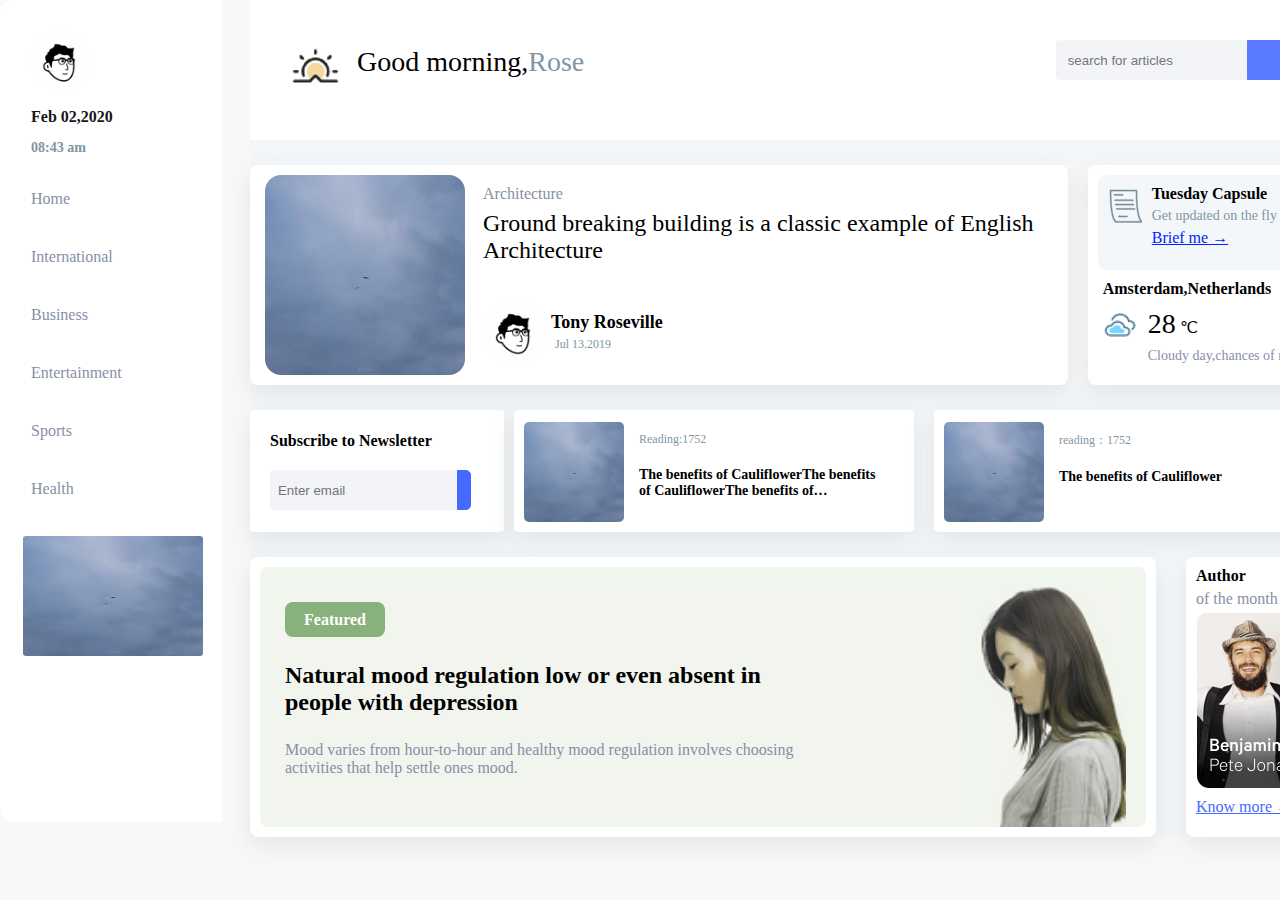
<file: 参考.html>
<!DOCTYPE html>
<html lang="zh">

<head>
    <meta charset="UTF-8">
    <meta http-equiv="X-UA-Compatible" content="IE=edge">
    <meta name="viewport" content="width=device-width, initial-scale=1.0">
    <title>CSS练习Blog主页1</title>
    <link rel="stylesheet" type="text/css" href="参考.css" />
    <link rel="stylesheet" href="https://cdn.staticfile.org/font-awesome/4.7.0/css/font-awesome.css">
</head>

<body>
    <div class="container">
        <div class="nav">
            <div class="titles">
                <img class="avatar" src="/picture/t.png" alt="notion-avatar" width="42" height="42">
                <h2 class="date">Feb 02,2020</h2>
                <h3 class="time">08:43 am</h3>
            </div>
            <ul class="menu">
                <li><i class="fa fa-home"></i> Home</li>
                <li><i class="fa fa-circle-o"></i> International</li>
                <li><i class="fa fa-money"></i> Business</li>
                <li><i class="fa fa-gamepad"></i> Entertainment</li>
                <li><i class="fa fa-soccer-ball-o"></i> Sports</li>
                <li><i class="fa fa-heartbeat"></i> Health</li>
            </ul>
            <img class="ad" src="/picture/ad1.jpg" alt="">
        </div>

        <div class="main">
            <div class="topbar">
                <ul class="topbar1">
                    <li><img class="weather" src="/picture/sun.png" alt=""></li>
                    <li>
                        <p class="hello">Good morning,</p>
                    </li>
                    <li>
                        <p class="name">Rose</p>
                    </li>
                </ul>

                <div class="search" action="action_page.php">
                    <input type="text" placeholder="search for articles" name="search">
                    <button type="submit"><i class="fa fa-search"></i></button>
                </div>
            </div>
            <div class="box1">
                <div class="banner">
                    <img class="postbanner" src="/picture/ad1.jpg" alt="">
                    <div class="postmassage">
                        <div>
                            <p class="type">Architecture</p>
                        </div>
                        <div>
                            <div class="posttitle">Ground breaking building is a classic example of English Architecture
                            </div>
                        </div>
                        <div class="authorMessage">
                            <img class="authorphoto" src="/picture/t.png" alt="">
                            <div class="authorMessageDetail">
                                <p class="authorname">Tony Roseville</p>
                                <p class="posttime">Jul 13.2019</p>
                            </div>
                        </div>
                    </div>
                </div>
                <div class="banner2">
                    <div class="box2ul">
                        <div><img class="boxmark" src="/picture/page.png" alt=""></div>
                        <ul class="daily">
                            <li class="daytime">Tuesday Capsule</li>
                            <li class="ab">Get updated on the fly</li>
                            <li> <a class="detail" href="https://www.zhaobanxian.top"target="_blank">Brief me →</a> </li>
                        </ul>
                    </div>
                    <div class="address">Amsterdam,Netherlands</div>
                    <div class="weather2">
                        <img class="weathericon" src="/picture/weather.png" alt="">
                        <ul class="weatherstyle">
                            <li><span class="weathernumber">28</span> ℃</li>
                            <li class="weatherdetail">Cloudy day,chances of rain</li>
                        </ul>
                    </div>

                </div>
            </div>

            <div class="banner3">
                <div class="newsletter">
                    <h2 class="h2o">Subscribe to Newsletter</h2>
                    <div class="Subscribe2">
                        <input class="s2" type="text" placeholder="Enter email" name="search">
                        <button class="b2" type="submit"><i class="fa fa-envelope-o"></i></button>
                    </div>
                </div>
                <div class="box3">
                    <img class="name1" src="./picture/ad1.jpg" alt="">
                    <ul class="name2">
                        <li class="name3">Reading:1752</li>
                        <li class="name4">The benefits of CauliflowerThe benefits of CauliflowerThe benefits of
                            CauliflowerThe benefits of Cauliflower</li>
                    </ul>
                    </img>
                </div>
                <div class="box3">
                    <img class="name1" src="./picture/ad1.jpg" alt="">
                    <div class="name2">
                        <div class="name3">reading：1752</div>
                        <div class="name4">The benefits of Cauliflower</div>
                    </div>
                </div>
            </div>
            <ul class="banner4">
                <div class="box5">
                    <div class="box50a1">
                        <ul class="box501">
                            <li class="box5011">Featured</li>
                            <li class="box5012">Natural mood regulation low or even absent in people with depression
                            </li>
                            <li class="box5013">Mood varies from hour-to-hour and healthy mood regulation involves
                                choosing
                                activities that help settle ones mood.</li>
                        </ul>
                        <img class="box502" src="/picture/women.png" alt="">
                    </div>
                </div>
                <div class="box6">
                    <div class="box601">Author</div>
                    <div class="box602">of the month</div>
                    <img class="box603" src="/picture/men.png" alt="">
                    <a class="box603" href="https://www.zhaobanxian.top"target="_blank">Know more →</a>
                </div>
            </ul>
        </div>
</body>
</html>
</file>
<file: 参考.css>
body {
    background-color: #f8f8f8;
    margin: 0px;
    padding: 0px;
}

.container {
    height: auto;
    width: auto;
}

.nav {
    width: 200px;
    height: 800px;
    border: 1px solid rgb(255, 255, 255);
    border-top-left-radius: 0.8em;
    border-top-right-radius: 0em;
    border-bottom-right-radius: 0em;
    border-bottom-left-radius: 0.8em;
    padding: 10px;
    /* margin: 20px; */
    background-color: rgb(255, 255, 255);
    float: left;
}

.titles {
    margin: 20px;
}

.avatar {
    border-radius: 30px;
    width: 60px;
    height: 60px;
}

.date {
    font-size: 16px;
    color: #16171d;
    text-align: left;
}

.time {
    font-size: 14px;
    color: #8195a2;
    text-align: left;
}

.menu {
    padding: 0;
    margin: 0;
    list-style: none
}

.menu li {
    line-height: 30px;
    text-align: left;
    color: #878fa7;
    padding: 8px;
    margin: 12px;
    font-size: 16px;
}

.menu li:hover {
    background-color: #1081e8;
    color: #fff;
    border-radius: 0.2em;
}

.ad {
    width: 180px;
    height: 120px;
    background-color: #1081e8;
    border-radius: 0.2em;
    margin: 12px;
}

.main {
    margin-left: 250px;
    background-color: #f4f7f9;
    padding: 0px;
    min-width: 1080px;
}

.topbar {
    background-color: #ffffff;
    list-style: none;
    height: 140px;
    display: flex;
}

.topbar1 {
    list-style: none;
    flex: 1;
    min-width: 400px;
    display: flex;
}

.weather {
    margin-top: 30px;
    height: 40px;
}

.hello {
    margin-top: 30px;
    margin-left: 15px;
    font-size: 28px;
}

.name {
    margin-top: 30px;
    font-size: 28px;
    color: #8195a2;
}

.search {
    margin-top: 40px;
    height: 40px;
    margin-right: 40px;
    display: flex;
}

.search input {
    border: 1px;
    background-color: #f2f4f8;
    padding-left: 5%;
    border-top-left-radius: 5%;
    border-bottom-left-radius: 5%;
}

.search Button {
    width: 55px;
    height: 40px;
    border: 1px solid #5a7aff;
    background: #5a7aff;
    text-align: center;
    color: #fff;
    border-radius: 0 5px 5px 0;
    cursor: pointer;
    font-size: 20px;
}

.box1 {
    list-style: none;
    background-color: #f8f8f8;
    height: 220px;
    padding: 0px 10px 0px 0px;
    border: 0px;
    display: flex;
    margin-top: 25px;
}

.banner {
    margin: 0px 20px 0px 0px;
    min-width: 760px;
    height: 200px;
    background-color: #ffffff;
    border-radius: 0.5em;
    box-shadow: rgba(149, 157, 165, 0.2) 0px 8px 24px;
    padding: 10px 5px;
    width: 100%;
    flex: 1;
    display: flex;
}

.banner2 {
    background-color: #ffffff;
    margin-right: 10px;
    border-radius: 0.5em;
    padding: 10px;
    height: 200px;
    box-shadow: rgba(149, 157, 165, 0.2) 0px 8px 24px;
}

.postbanner {
    height: 200px;
    border-radius: 1em;
    margin: 0px 10px;
}

.postmassage {
    padding: 10px 0px;
    margin-left: 8px;
    list-style-type: none;
    width: 70%;
    height: 190px;
    flex: 1;
}

.authorMessage {
    position: relative;
    bottom: -40px;
    display: flex;
}

.authorMessageDetail {
    margin-top: 8px;
    padding: 0px;
    width: auto;
    flex: 1;
}

.type {
    color: #878fa7;
    font-size: 16px;
    margin: 0px;
    height: 25px;
}

.posttitle {
    font-size: 24px;
    margin-bottom: 5px;
    margin: 0px 10px auto 0px;
    height: 50px;
    width: 100%;
    /* overflow: hidden;
    text-overflow: ellipsis;
    display: -webkit-box;
    -webkit-line-clamp: 2;
    -webkit-box-orient: vertical; */
}

.authorphoto {
    width: 64px;
    border-radius: 100%;
    float: left;
    margin: 0px
}

.authorname {
    width: auto;
    margin: 0px auto 0px 0px;
    padding: 4px;
    font-weight: 600;
    font-size: 18px;
}

.posttime {
    font-size: 12px;
    color: #8195a2;
    margin: 0px auto 0px 8px;
}



.box2ul {
    background-color: #f4f7f9;
    border-radius: 0.5em;
    height: 80px;
    padding: 10px 0px 5px 0px;
}

.boxmark {
    float: left;
    margin: 4px 10px 15px 10px;
}

.daily {
    list-style-type: none;
    margin-top: 0px;

    /* float: right; */
}

.daytime {
    font-weight: 600;
}

.ab {
    color: #8195a2;
    font-size: 14px;
    margin-top: 5px;
    margin-bottom: 5px;
}

.detail {
    color: #0026ff;
}

.address {
    font-weight: 600;
    margin: 10px 0px 10px 5px;
}

.weathericon {
    height: 35px;
    width: 35px;
    float: left;
    margin-left: 5px;
}

.weatherstyle {
    list-style-type: none;
    margin-top: 0%;
    margin-left: 10px;

}

.weathernumber {
    font-size: 28px;
    font-weight: 500;
}

.weatherdetail {
    color: #878fa7;
    margin-bottom: 10px;
    margin-top: 8px;
    font-size: 14px;
}

.newsletter {
    width: 280px;
    height: 120px;
    background-color: #ffffff;
    padding-top: 2px;
    border-radius: 2%;
    margin-right: 0px;
    flex: 1;
    box-shadow: rgba(149, 157, 165, 0.2) 0px 8px 24px;
}

.h2o {
    font-size: medium;
    margin: 20px;
}

.Subscribe2 {
    margin: 5px 0px 0px 20px;
    height: 40px;
    display: flex;
    padding-right: 30%;

}

.s2 {
    border: 1px;
    background-color: #f2f4f8;
    padding-left: 5%;
    border-top-left-radius: 5%;
    border-bottom-left-radius: 5%;
    flex: 1;
}

.b2 {
    width: 55px;
    height: 40px;
    border: 1px solid #466aff;
    background: #466aff;
    text-align: center;
    color: #fff;
    border-radius: 0 5px 5px 0;
    cursor: pointer;
    font-size: 20px;
}

.box3 {
    width: 280px;
    height: 120px;
    background-color: #ffffff;
    padding-top: 2px;
    border-radius: 2%;
    margin-left: 10px;
    margin-right: 10px;
    float: left;
    flex: 1;
    min-width: 400px;
    box-shadow: rgba(149, 157, 165, 0.2) 0px 8px 24px;
}

.name1 {
    width: 100px;
    float: left;
    border-radius: 5%;
    margin: 10px 0px 10px 10px;

}

.name2 {
    float: left;
    margin: 0px;
    margin-left: 15px;
    padding: 0px;
    list-style: none;
    width: 60%;
}

.name3 {
    color: #8195a2;
    font-size: 12px;
    margin: 20px auto 0px 0px;
}

.name4 {
    font-weight: 700;
    margin: 20px auto 0px 0px;
    font-size: 14px;
    /* 字体换行最大两行，超出部分用省略号 */
    overflow: hidden;
    text-overflow: ellipsis;
    display: -webkit-box;
    -webkit-line-clamp: 2;
    -webkit-box-orient: vertical;
}

.banner3 {
    display: flex;
    margin-top: 25px;
}

.banner4 {
    display: flex;
    padding: 0px;
    height: 280px;
    margin-top: 25px;
}

.box5 {
    background-color: #fff;
    padding: 10px;
    border-radius: 0.5em;
    flex: 1;
    box-shadow: rgba(149, 157, 165, 0.2) 0px 8px 24px;
}

.box50a1 {
    background-color: #f0f5ed;
    border-radius: 0.5em;
    height: 260px;
    display: flex;
}

.box501 {
    float: left;
    min-width: 400px;
    list-style: none;
    background-color: #f1f5ed;
    padding: 15px 15px;
    margin: 10px 0px 10px 10px;
    flex: 1;
}

.box5011 {
    font-weight: 600;
    background-color: #88b17c;
    width: 100px;
    height: 35px;
    text-align: center;
    line-height: 35px;
    border-radius: 0.5em;
    color: #fff;
    margin-top: 10px;
}

.box5012 {
    font-size: 24px;
    font-weight: 600;
    width: 80%;
    margin-top: 25px;
    min-width: 400px;
    overflow: hidden;
    text-overflow: ellipsis;
    display: -webkit-box;
    -webkit-line-clamp: 2;
    -webkit-box-orient: vertical;
}

.box5013 {
    font-size: 16px;
    color: #878fa7;
    width: 80%;
    margin-top: 25px;
    min-width: 400px;
    overflow: hidden;
    text-overflow: ellipsis;
    display: -webkit-box;
    -webkit-line-clamp: 2;
    -webkit-box-orient: vertical;

}

.box502 {
    height: 240px;
    padding: 20px;
}

/* 最后一个盒子 */
.box6 {
    background-color: #fff;
    box-shadow: rgba(149, 157, 165, 0.2) 0px 8px 24px;
    padding: 10px;
    margin: 0px 10px 0px 30px;
    border-radius: 0.5em;
    box-shadow: rgba(149, 157, 165, 0.2) 0px 8px 24px;
}

.box601 {
    font-weight: 600;
    padding-bottom: 5px;
}

.box602 {
    color: #878fa7;
    padding-bottom: 5px;
}

.box603 {
    display: block;
    padding-bottom: 10px;
    color: #466aff;
}
</file>
